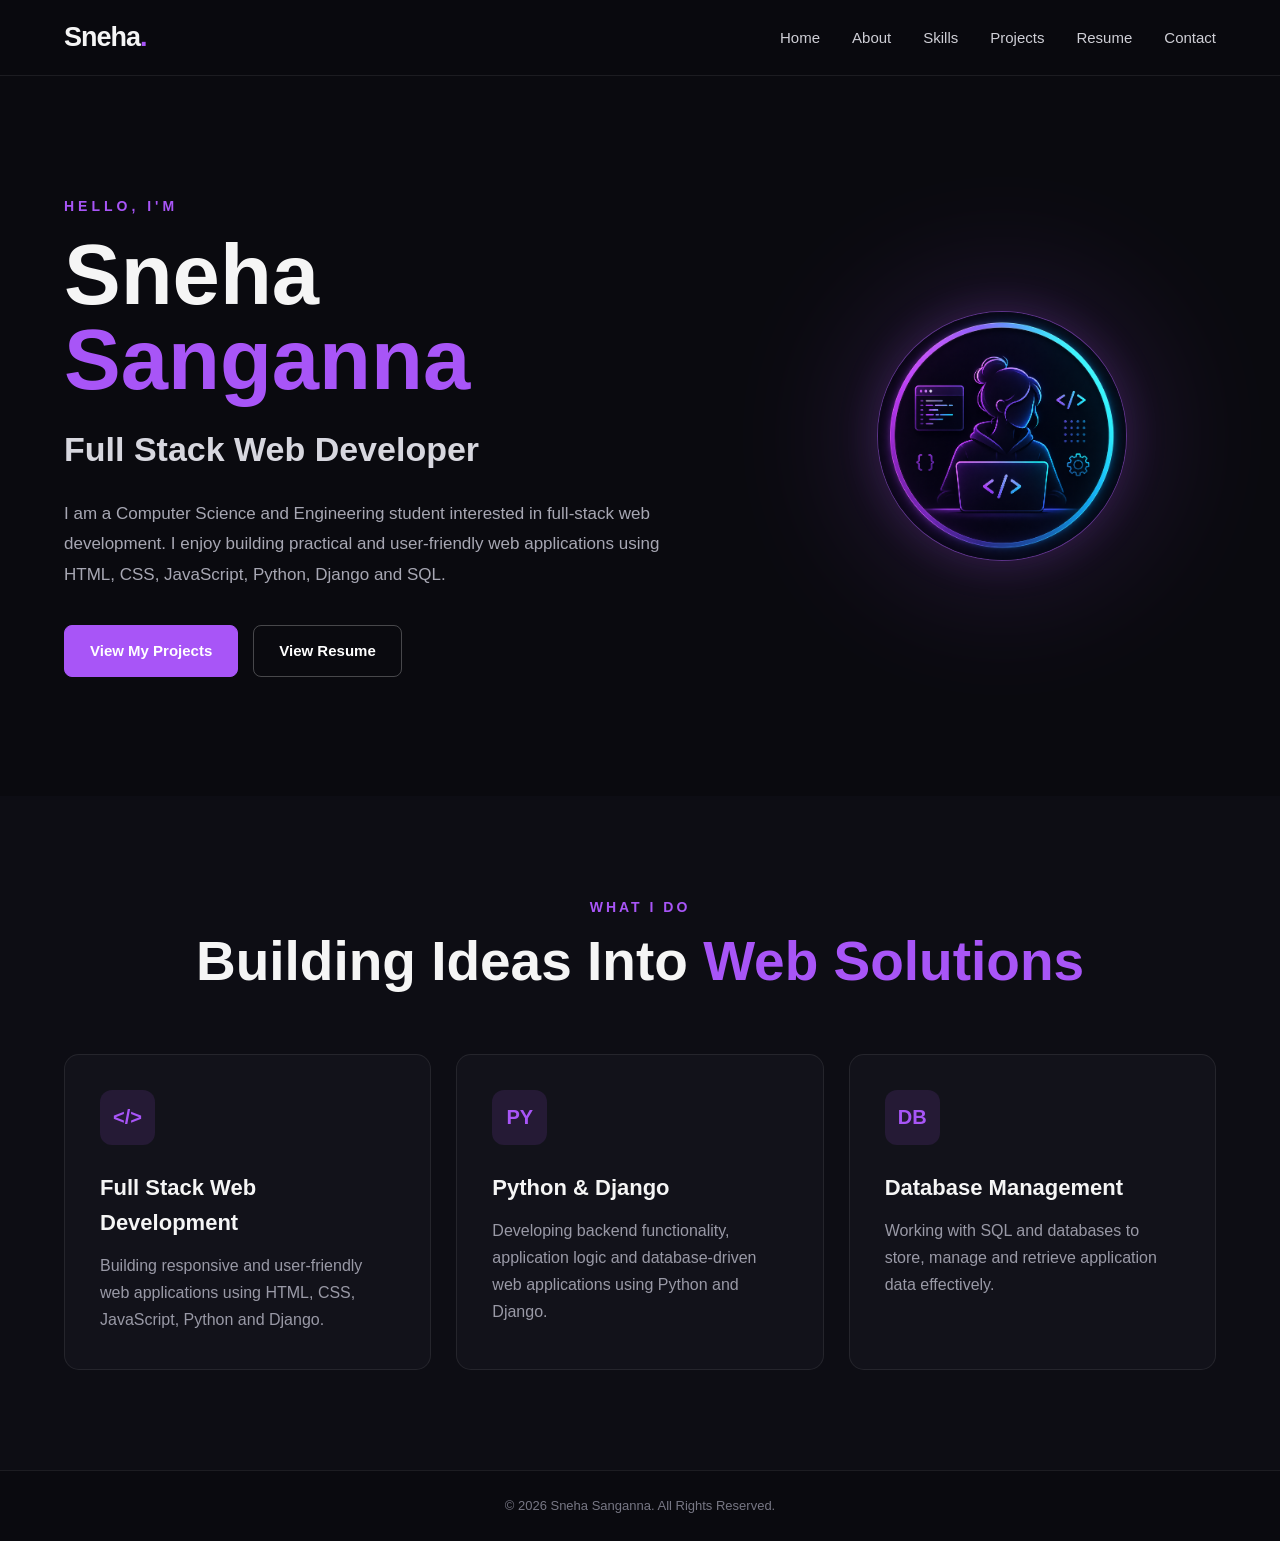
<file: index.html>
<!DOCTYPE html>
<html lang="en">

<head>

    <meta charset="UTF-8">

    <meta name="viewport"
          content="width=device-width, initial-scale=1.0">

    <meta name="description"
          content="Sneha Sanganna - Full Stack Web Developer specializing in Python and Django.">

    <meta name="author"
          content="Sneha Sanganna">

    <title>Home | Sneha Sanganna</title>

    <link rel="stylesheet"
          href="css/style.css">

</head>


<body>


<header class="header">

    <nav class="navbar">


        <a href="index.html"
           class="logo">

            Sneha<span>.</span>

        </a>


        <button class="menu-btn"
                id="menuBtn">

            ☰

        </button>


        <ul class="nav-links"
            id="navLinks">


            <li>
                <a href="index.html">
                    Home
                </a>
            </li>


            <li>
                <a href="about.html">
                    About
                </a>
            </li>


            <li>
                <a href="skills.html">
                    Skills
                </a>
            </li>


            <li>
                <a href="projects.html">
                    Projects
                </a>
            </li>


            <li>
                <a href="resume.html">
                    Resume
                </a>
            </li>


            <li>
                <a href="contact.html">
                    Contact
                </a>
            </li>


        </ul>


    </nav>

</header>



<main>


<!-- =========================
     HERO SECTION
========================= -->

<section class="hero">


    <div class="hero-container">


        <div class="hero-content">


            <p class="hero-small">
                HELLO, I'M
            </p>


            <h1>
                Sneha <span>Sanganna</span>
            </h1>


            <h2>
                Full Stack Web Developer
                
            </h2>


            <p class="hero-description">

                I am a Computer Science and Engineering student
                interested in full-stack web development. I enjoy
                building practical and user-friendly web applications
                using HTML, CSS, JavaScript, Python, Django and SQL.

            </p>


            <div class="hero-buttons">


                <a
                    href="projects.html"
                    class="btn primary-btn"
                >
                    View My Projects
                </a>


                <a
                    href="resume.html"
                    class="btn secondary-btn"
                >
                    View Resume
                </a>


            </div>


        </div>



        <!-- PROFILE -->

        <div class="hero-card">


            <div class="profile-card">


                <div class="profile-glow"></div>


                <div class="profile-circle">

                    <img
                        src="images/developer-icon.png"
                        alt="Developer Icon"
                    >

                </div>


            </div>


        </div>


    </div>


</section>



<!-- =========================
     WHAT I DO
========================= -->

<section class="home-about">


    <div class="container">


        <div class="section-title center-title">


            <p>
                WHAT I DO
            </p>


            <h2>

                Building Ideas Into
                <span>Web Solutions</span>

            </h2>


        </div>



        <div class="card-grid">


            <!-- WEB DEVELOPMENT -->

            <div class="card service-card">


                <div class="card-icon">
                    &lt;/&gt;
                </div>


                <h3>
                    Full Stack Web Development
                </h3>


                <p>

                    Building responsive and user-friendly
                    web applications using HTML, CSS,
                    JavaScript, Python and Django.

                </p>


            </div>



            <!-- PYTHON & DJANGO -->

            <div class="card service-card">


                <div class="card-icon">
                    PY
                </div>


                <h3>
                    Python &amp; Django
                </h3>


                <p>

                    Developing backend functionality,
                    application logic and database-driven
                    web applications using Python and Django.

                </p>


            </div>



            <!-- DATABASE -->

            <div class="card service-card">


                <div class="card-icon">
                    DB
                </div>


                <h3>
                    Database Management
                </h3>


                <p>

                    Working with SQL and databases to
                    store, manage and retrieve application
                    data effectively.

                </p>


            </div>


        </div>


    </div>


</section>


</main>



<footer class="footer">


    <p>
        © 2026 Sneha Sanganna. All Rights Reserved.
    </p>


</footer>



<script src="js/script.js"></script>


</body>

</html>
</file>
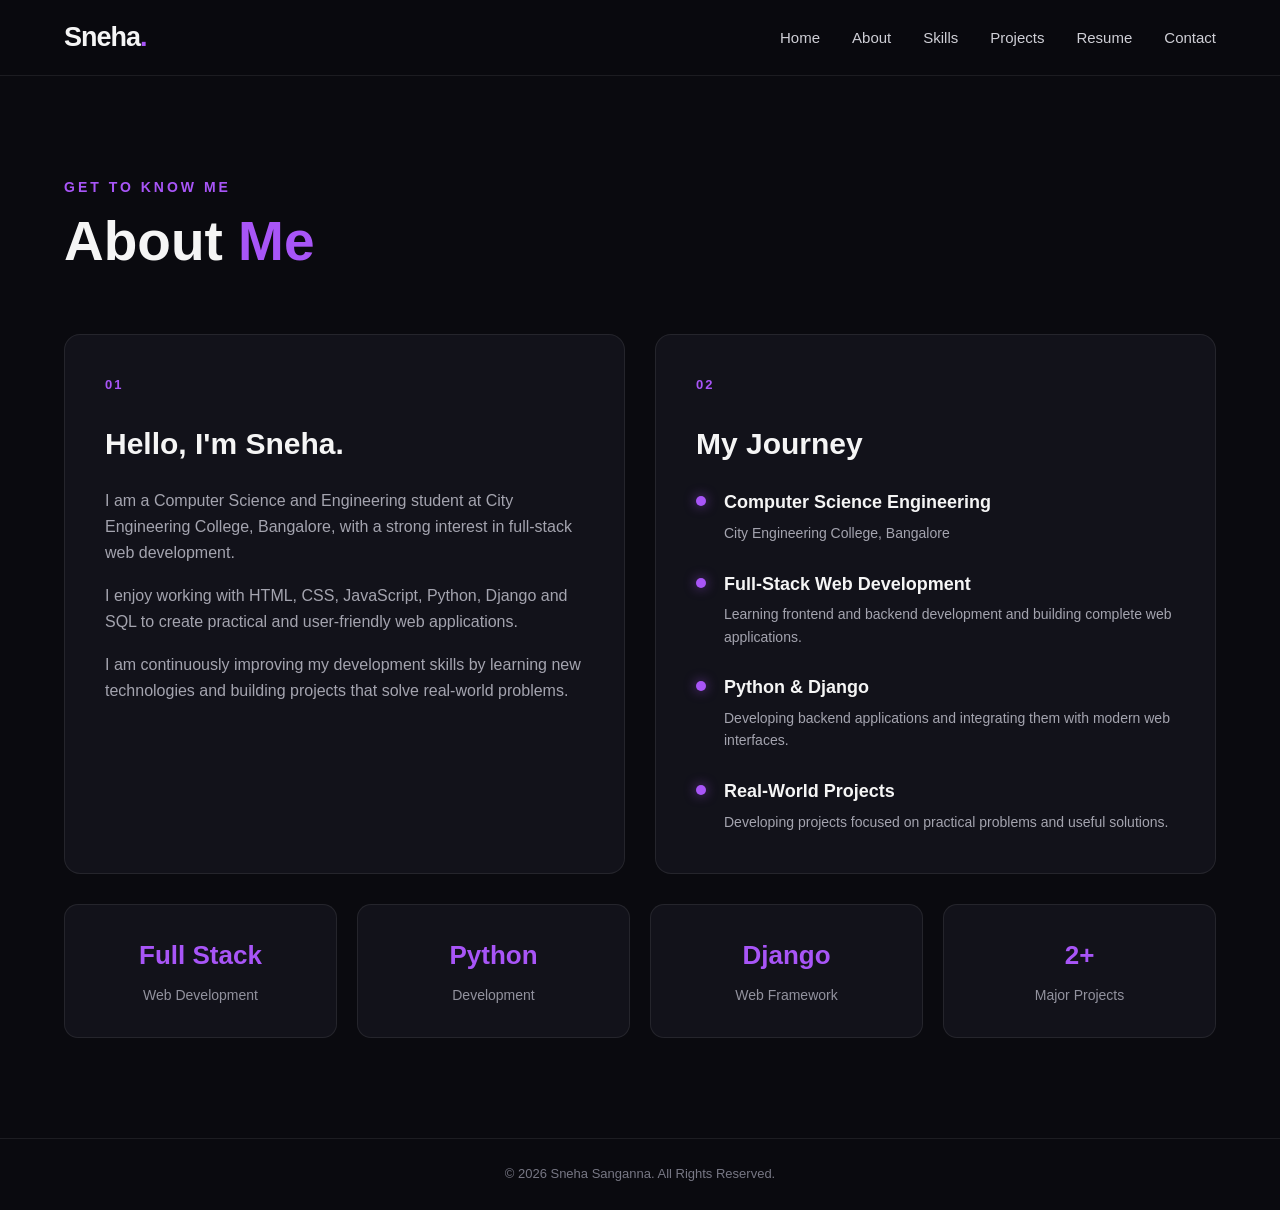
<file: about.html>
<!DOCTYPE html>

<html lang="en">
<head>
    <meta charset="UTF-8">
    <meta name="viewport" content="width=device-width, initial-scale=1.0">


<meta name="description"
      content="About Sneha Sanganna, a Computer Science Engineering student interested in full-stack web development.">

<title>About | Sneha Sanganna</title>

<link rel="stylesheet" href="css/style.css">


</head>

<body>

<header class="header">
    <nav class="navbar">


    <a href="index.html" class="logo">
        Sneha<span>.</span>
    </a>

    <button class="menu-btn" id="menuBtn">☰</button>

    <ul class="nav-links" id="navLinks">
        <li><a href="index.html">Home</a></li>
        <li><a href="about.html">About</a></li>
        <li><a href="skills.html">Skills</a></li>
        <li><a href="projects.html">Projects</a></li>
        <li><a href="resume.html">Resume</a></li>
        <li><a href="contact.html">Contact</a></li>
    </ul>

</nav>


</header>

<main>

<section class="page-section">


<div class="section-title">
    <p>GET TO KNOW ME</p>
    <h1>About <span>Me</span></h1>
</div>

<div class="about-grid">

    <div class="about-card about-intro">

        <div class="about-number">01</div>

        <h2>Hello, I'm Sneha.</h2>

        <p>
            I am a Computer Science and Engineering student at
            City Engineering College, Bangalore, with a strong
            interest in full-stack web development.
        </p>

        <p>
            I enjoy working with HTML, CSS, JavaScript, Python,
            Django and SQL to create practical and user-friendly
            web applications.
        </p>

        <p>
            I am continuously improving my development skills by
            learning new technologies and building projects that
            solve real-world problems.
        </p>

    </div>


    <div class="about-card">

        <div class="about-number">02</div>

        <h2>My Journey</h2>

        <div class="timeline">

            <div class="timeline-item">
                <span></span>

                <div>
                    <h3>Computer Science Engineering</h3>

                    <p>
                        City Engineering College, Bangalore
                    </p>
                </div>

            </div>


            <div class="timeline-item">
                <span></span>

                <div>
                    <h3>Full-Stack Web Development</h3>

                    <p>
                        Learning frontend and backend development
                        and building complete web applications.
                    </p>
                </div>

            </div>


            <div class="timeline-item">
                <span></span>

                <div>
                    <h3>Python & Django</h3>

                    <p>
                        Developing backend applications and
                        integrating them with modern web interfaces.
                    </p>
                </div>

            </div>


            <div class="timeline-item">
                <span></span>

                <div>
                    <h3>Real-World Projects</h3>

                    <p>
                        Developing projects focused on practical
                        problems and useful solutions.
                    </p>
                </div>

            </div>

        </div>

    </div>

</div>


<div class="stats-grid">

    <div class="stat-card">
        <strong>Full Stack</strong>
        <span>Web Development</span>
    </div>

    <div class="stat-card">
        <strong>Python</strong>
        <span>Development</span>
    </div>

    <div class="stat-card">
        <strong>Django</strong>
        <span>Web Framework</span>
    </div>

    <div class="stat-card">
        <strong>2+</strong>
        <span>Major Projects</span>
    </div>

</div>


</section>

</main>

<footer class="footer">
    <p>© 2026 Sneha Sanganna. All Rights Reserved.</p>
</footer>

<script src="js/script.js"></script>

</body>
</html>
</file>
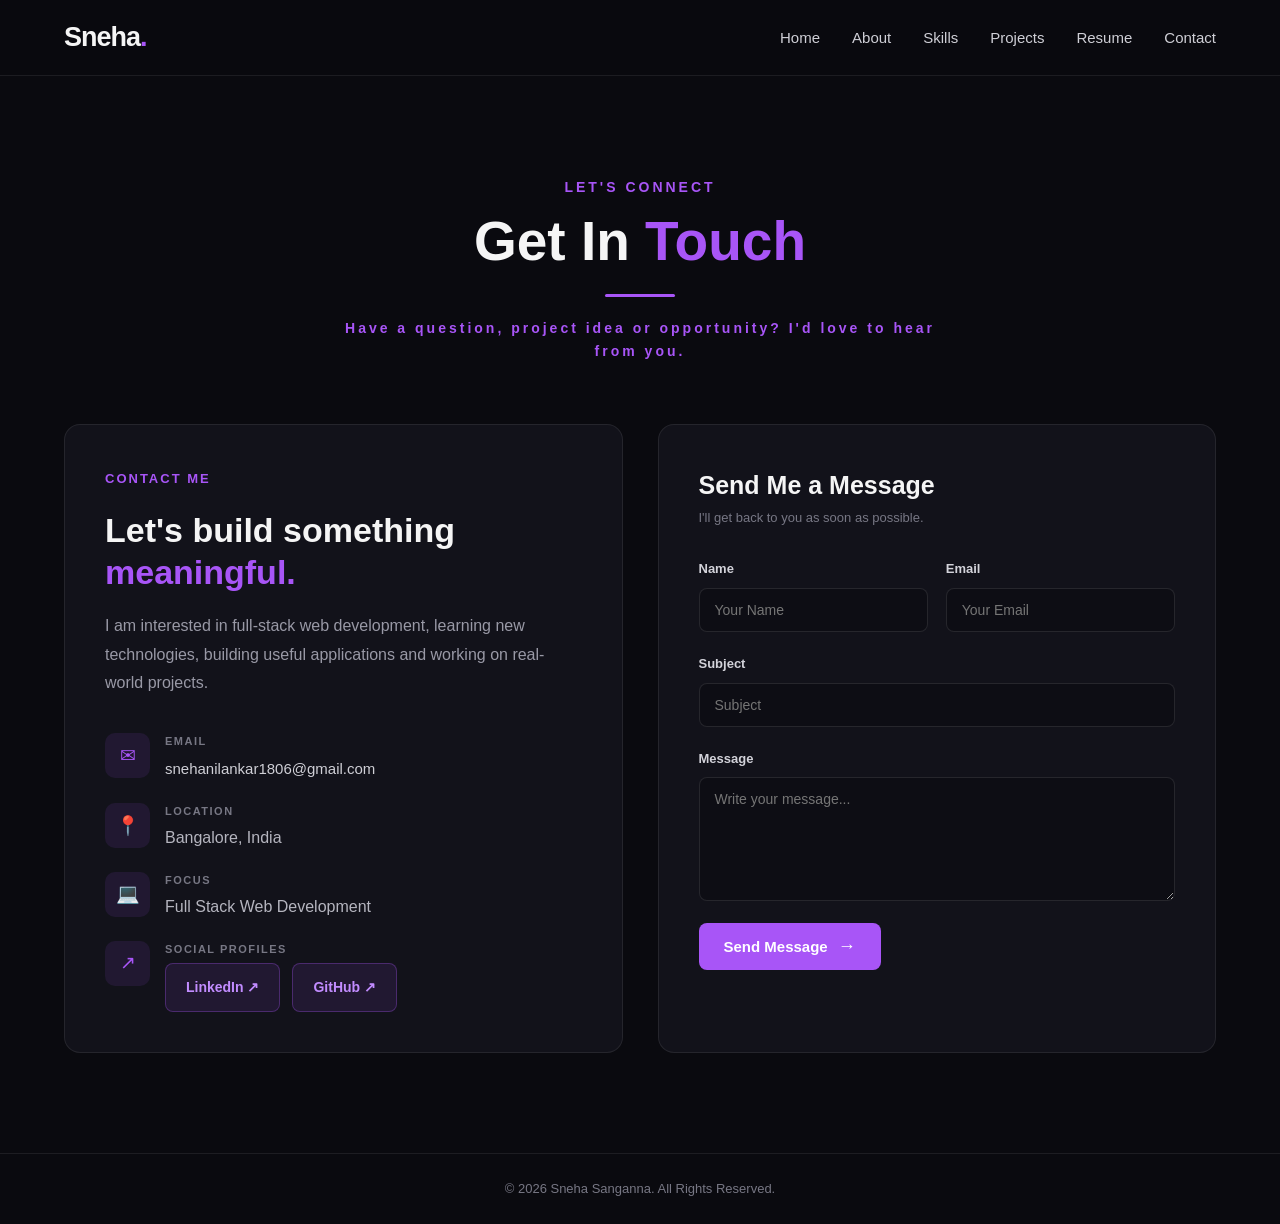
<file: contact.html>
<!DOCTYPE html>
<html lang="en">

<head>
    <meta charset="UTF-8">
    <meta name="viewport" content="width=device-width, initial-scale=1.0">

    <meta name="description"
          content="Contact Sneha Sanganna, Full Stack Web Developer specializing in Python and Django.">

    <meta name="author" content="Sneha Sanganna">

    <title>Contact | Sneha Sanganna</title>

    <link rel="stylesheet" href="css/style.css">
</head>

<body>

<header class="header">

    <nav class="navbar">

        <a href="index.html" class="logo">
            Sneha<span>.</span>
        </a>

        <button class="menu-btn" id="menuBtn">☰</button>

        <ul class="nav-links" id="navLinks">

            <li><a href="index.html">Home</a></li>
            <li><a href="about.html">About</a></li>
            <li><a href="skills.html">Skills</a></li>
            <li><a href="projects.html">Projects</a></li>
            <li><a href="resume.html">Resume</a></li>
            <li><a href="contact.html">Contact</a></li>

        </ul>

    </nav>

</header>


<main>

<section class="contact-page">


    <!-- PAGE TITLE -->

    <div class="section-title contact-title">

        <p>LET'S CONNECT</p>

        <h1>
            Get In <span>Touch</span>
        </h1>

        <div class="title-line"></div>

        <p class="title-description">
            Have a question, project idea or opportunity?
            I'd love to hear from you.
        </p>

    </div>


    <!-- CONTACT CONTENT -->

    <div class="contact-container">


        <!-- LEFT SIDE -->

        <div class="contact-info">

            <div class="contact-intro">

                <span class="contact-label">
                    CONTACT ME
                </span>

                <h2>
                    Let's build something
                    <span>meaningful.</span>
                </h2>

                <p>
                    I am interested in full-stack web development,
                    learning new technologies, building useful
                    applications and working on real-world projects.
                </p>

            </div>


            <div class="contact-details">


                <!-- EMAIL -->

                <div class="contact-detail">

                    <div class="contact-icon">
                        ✉
                    </div>

                    <div>

                        <small>EMAIL</small>

                        <a href="mailto:snehanilankar1806@gmail.com">
                            snehanilankar1806@gmail.com
                        </a>

                    </div>

                </div>


                <!-- LOCATION -->

                <div class="contact-detail">

                    <div class="contact-icon">
                        📍
                    </div>

                    <div>

                        <small>LOCATION</small>

                        <p>Bangalore, India</p>

                    </div>

                </div>


                <!-- FOCUS -->

                <div class="contact-detail">

                    <div class="contact-icon">
                        💻
                    </div>

                    <div>

                        <small>FOCUS</small>

                        <p>Full Stack Web Development</p>

                    </div>

                </div>


                <!-- SOCIAL PROFILES -->

                <div class="contact-detail">

                    <div class="contact-icon">
                        ↗
                    </div>

                    <div>

                        <small>SOCIAL PROFILES</small>

                        <div class="social-links">

                            <a
                                href="https://www.linkedin.com/in/sneha-sanganna-7a04a7356"
                                target="_blank"
                                rel="noopener noreferrer"
                            >
                                LinkedIn ↗
                            </a>

                            <a
                                href="https://github.com/Sneha-sanganna"
                                target="_blank"
                                rel="noopener noreferrer"
                            >
                                GitHub ↗
                            </a>

                        </div>

                    </div>

                </div>


            </div>

        </div>


        <!-- RIGHT SIDE: CONTACT FORM -->

        <div class="contact-form-card">

            <div class="form-header">

                

                <div>

                    <h2>Send Me a Message</h2>

                    <p>
                        I'll get back to you as soon as possible.
                    </p>

                </div>

            </div>


            <!-- FORMSPREE FORM -->

            <form
                class="contact-form"
                id="contactForm"
                action="https://formspree.io/f/xoeqvbjo"
                method="POST"
            >

                <div class="form-row">


                    <!-- NAME -->

                    <div class="form-group">

                        <label for="name">
                            Name
                        </label>

                        <input
                            type="text"
                            id="name"
                            name="name"
                            placeholder="Your Name"
                            required
                        >

                    </div>


                    <!-- EMAIL -->

                    <div class="form-group">

                        <label for="email">
                            Email
                        </label>

                        <input
                            type="email"
                            id="email"
                            name="email"
                            placeholder="Your Email"
                            required
                        >

                    </div>

                </div>


                <!-- SUBJECT -->

                <div class="form-group">

                    <label for="subject">
                        Subject
                    </label>

                    <input
                        type="text"
                        id="subject"
                        name="subject"
                        placeholder="Subject"
                        required
                    >

                </div>


                <!-- MESSAGE -->

                <div class="form-group">

                    <label for="message">
                        Message
                    </label>

                    <textarea
                        id="message"
                        name="message"
                        rows="6"
                        placeholder="Write your message..."
                        required
                    ></textarea>

                </div>


                <!-- SEND BUTTON -->

                <button
                    type="submit"
                    class="btn primary-btn send-btn"
                >
                    Send Message
                    <span>→</span>
                </button>


                <!-- SUCCESS MESSAGE -->

                <p
                    id="successMessage"
                    class="success-message"
                    style="display: none;"
                >
                    ✓ Message sent successfully!
                </p>

            </form>

        </div>

    </div>

</section>

</main>


<footer class="footer">

    <p>
        © 2026 Sneha Sanganna. All Rights Reserved.
    </p>

</footer>


<script src="js/script.js"></script>

</body>

</html>
</file>
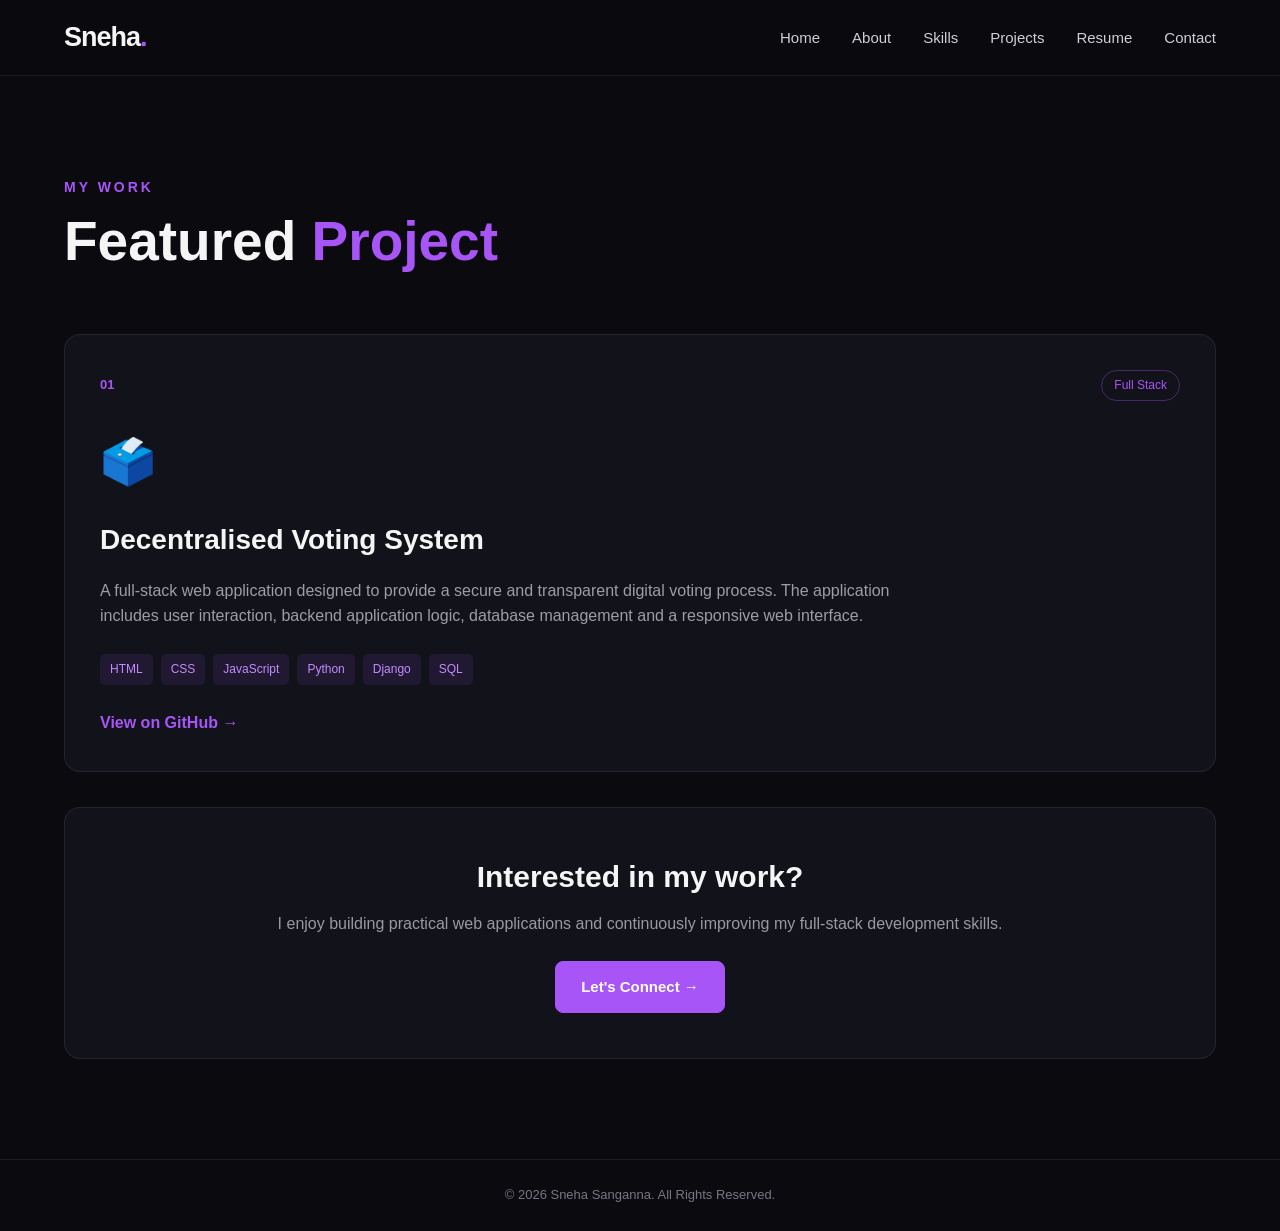
<file: projects.html>
<!DOCTYPE html>
<html lang="en">

<head>

    <meta charset="UTF-8">
    <meta name="viewport" content="width=device-width, initial-scale=1.0">

    <meta name="description"
          content="Projects by Sneha Sanganna including full-stack web development projects using HTML, CSS, JavaScript, Python, Django and SQL.">

    <meta name="author" content="Sneha Sanganna">

    <title>Projects | Sneha Sanganna</title>

    <link rel="stylesheet" href="css/style.css">

</head>


<body>


<header class="header">

    <nav class="navbar">

        <a href="index.html" class="logo">
            Sneha<span>.</span>
        </a>


        <button class="menu-btn" id="menuBtn">
            ☰
        </button>


        <ul class="nav-links" id="navLinks">

            <li>
                <a href="index.html">Home</a>
            </li>

            <li>
                <a href="about.html">About</a>
            </li>

            <li>
                <a href="skills.html">Skills</a>
            </li>

            <li>
                <a href="projects.html">Projects</a>
            </li>

            <li>
                <a href="resume.html">Resume</a>
            </li>

            <li>
                <a href="contact.html">Contact</a>
            </li>

        </ul>

    </nav>

</header>



<main>


<section class="page-section">


    <!-- PAGE TITLE -->

    <div class="section-title">

        <p>MY WORK</p>

        <h1>
            Featured <span>Project</span>
        </h1>

    </div>



    <div class="project-layout">


        <div class="project-grid">


            <!-- PROJECT 01 -->

            <div class="project-card">


                <div class="project-top">

                    <span class="project-number">
                        01
                    </span>

                    <span class="project-type">
                        Full Stack
                    </span>

                </div>



                <div class="project-icon">
                    🗳️
                </div>



                <h2>
                    Decentralised Voting System
                </h2>



                <p>

                    A full-stack web application designed to
                    provide a secure and transparent digital
                    voting process. The application includes
                    user interaction, backend application logic,
                    database management and a responsive web
                    interface.

                </p>



                <!-- TECHNOLOGIES -->

                <div class="tech-tags">

                    <span>HTML</span>

                    <span>CSS</span>

                    <span>JavaScript</span>

                    <span>Python</span>

                    <span>Django</span>

                    <span>SQL</span>

                </div>



                <!-- GITHUB -->

                <a
                    href="https://github.com/Sneha-sanganna/Decentralized_voting_system"
                    target="_blank"
                    rel="noopener noreferrer"
                    class="project-link"
                >
                    View on GitHub →
                </a>


            </div>


        </div>



        <!-- BOTTOM CTA -->

        <div class="project-bottom">

            <h2>
                Interested in my work?
            </h2>


            <p>

                I enjoy building practical web applications
                and continuously improving my full-stack
                development skills.

            </p>


            <a
                href="contact.html"
                class="btn primary-btn"
            >
                Let's Connect →
            </a>

        </div>


    </div>


</section>


</main>



<footer class="footer">

    <p>
        © 2026 Sneha Sanganna. All Rights Reserved.
    </p>

</footer>



<script src="js/script.js"></script>


</body>

</html>
</file>
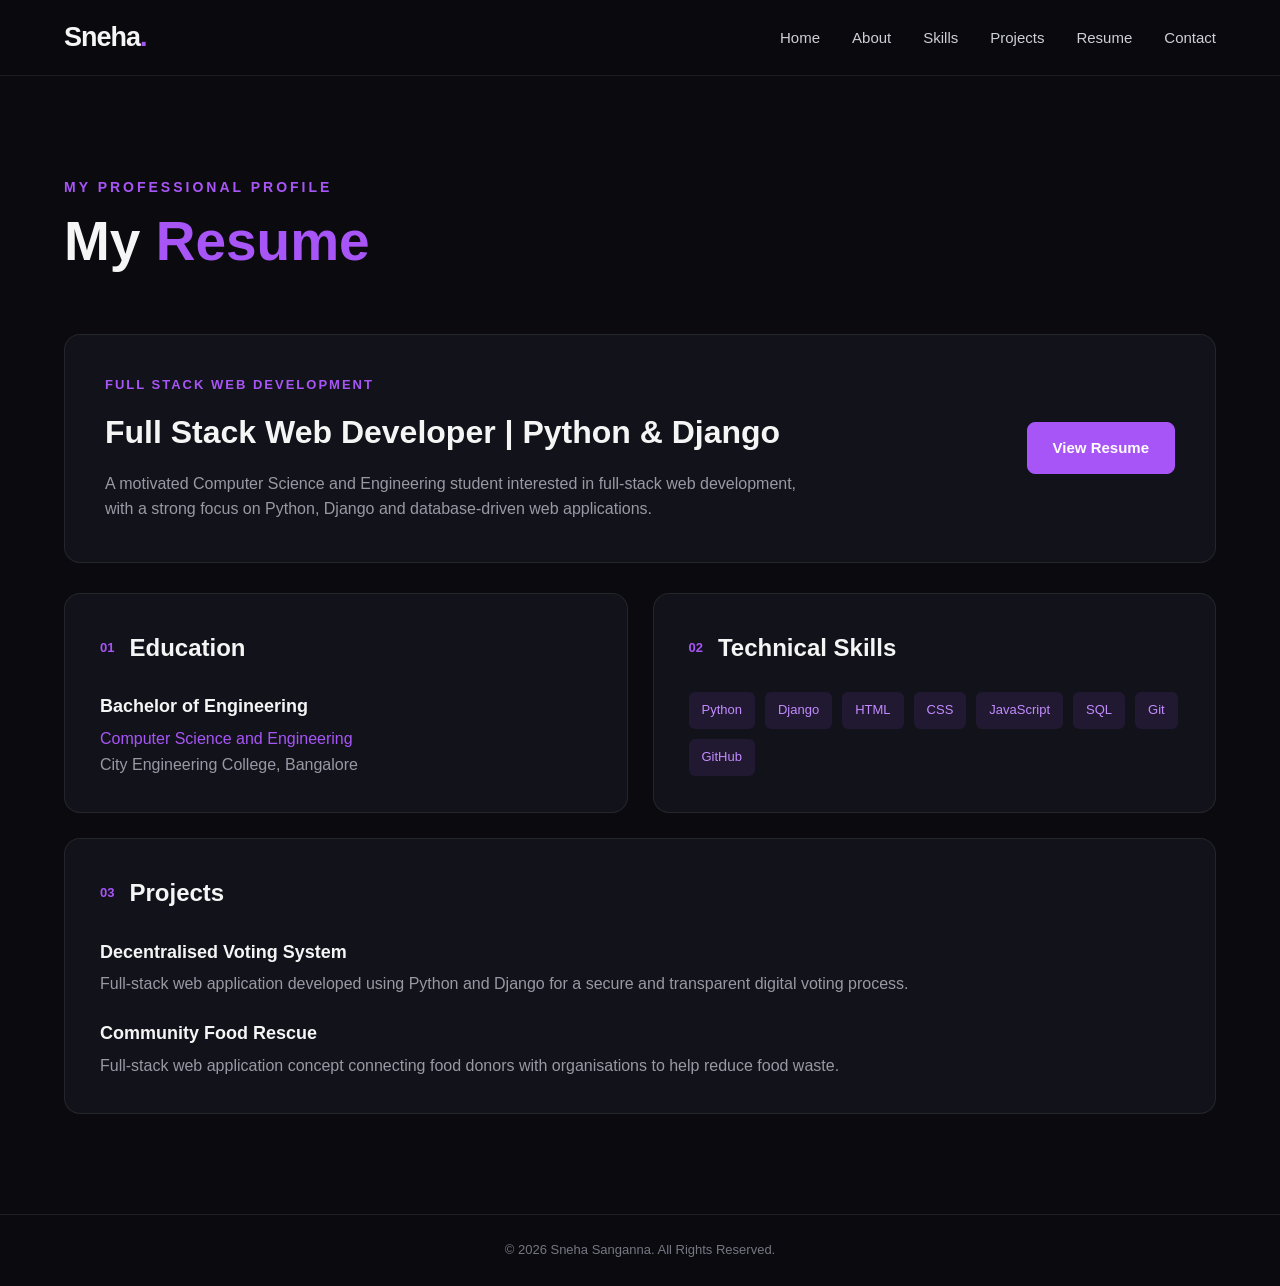
<file: resume.html>
<!DOCTYPE html>

<html lang="en">

<head>

    <meta charset="UTF-8">

    <meta name="viewport"
          content="width=device-width, initial-scale=1.0">

    <meta name="description"
          content="Resume of Sneha Sanganna, Full Stack Web Developer specializing in Python and Django.">

    <meta name="author"
          content="Sneha Sanganna">

    <title>Resume | Sneha Sanganna</title>

    <link rel="stylesheet"
          href="css/style.css">

</head>


<body>


<header class="header">

    <nav class="navbar">


        <a href="index.html"
           class="logo">

            Sneha<span>.</span>

        </a>


        <button class="menu-btn"
                id="menuBtn">

            ☰

        </button>


        <ul class="nav-links"
            id="navLinks">


            <li>
                <a href="index.html">
                    Home
                </a>
            </li>


            <li>
                <a href="about.html">
                    About
                </a>
            </li>


            <li>
                <a href="skills.html">
                    Skills
                </a>
            </li>


            <li>
                <a href="projects.html">
                    Projects
                </a>
            </li>


            <li>
                <a href="resume.html">
                    Resume
                </a>
            </li>


            <li>
                <a href="contact.html">
                    Contact
                </a>
            </li>


        </ul>


    </nav>

</header>



<main>


<section class="page-section">


    <!-- PAGE TITLE -->

    <div class="section-title">

        <p>
            MY PROFESSIONAL PROFILE
        </p>

        <h1>
            My <span>Resume</span>
        </h1>

    </div>



    <!-- RESUME INTRO -->

    <div class="resume-hero">


        <div>


            <p class="mini-title">
                FULL STACK WEB DEVELOPMENT
            </p>


            <h2>
                Full Stack Web Developer | Python & Django
            </h2>


            <p>

                A motivated Computer Science and Engineering
                student interested in full-stack web development,
                with a strong focus on Python, Django and
                database-driven web applications.

            </p>


        </div>



        <!-- RESUME FILE -->

        <a
            href="files/Sneha_Sanganna_Resume.pdf"
            class="btn primary-btn"
            target="_blank"
            rel="noopener noreferrer"
        >

            View Resume

        </a>


    </div>



    <!-- RESUME CONTENT -->

    <div class="resume-content">



        <!-- EDUCATION -->

        <div class="resume-card">


            <div class="resume-heading">

                <span>01</span>

                <h2>
                    Education
                </h2>

            </div>


            <div class="resume-item">


                <h3>
                    Bachelor of Engineering
                </h3>


                <p class="highlight">

                    Computer Science and Engineering

                </p>


                <p>

                    City Engineering College, Bangalore

                </p>


            </div>


        </div>



        <!-- TECHNICAL SKILLS -->

        <div class="resume-card">


            <div class="resume-heading">

                <span>02</span>

                <h2>
                    Technical Skills
                </h2>

            </div>


            <div class="resume-list">


                <span>
                    Python
                </span>


                <span>
                    Django
                </span>


                <span>
                    HTML
                </span>


                <span>
                    CSS
                </span>


                <span>
                    JavaScript
                </span>


                <span>
                    SQL
                </span>


                <span>
                    Git
                </span>


                <span>
                    GitHub
                </span>


            </div>


        </div>



        <!-- PROJECTS -->

        <div class="resume-card">


            <div class="resume-heading">

                <span>03</span>

                <h2>
                    Projects
                </h2>

            </div>



            <div class="resume-item">


                <h3>
                    Decentralised Voting System
                </h3>


                <p>

                    Full-stack web application developed using
                    Python and Django for a secure and transparent
                    digital voting process.

                </p>


            </div>



            <div class="resume-item">


                <h3>
                    Community Food Rescue
                </h3>


                <p>

                    Full-stack web application concept connecting
                    food donors with organisations to help reduce
                    food waste.

                </p>


            </div>


        </div>



    </div>


</section>


</main>



<footer class="footer">

    <p>
        © 2026 Sneha Sanganna. All Rights Reserved.
    </p>

</footer>



<script src="js/script.js"></script>


</body>

</html>
</file>
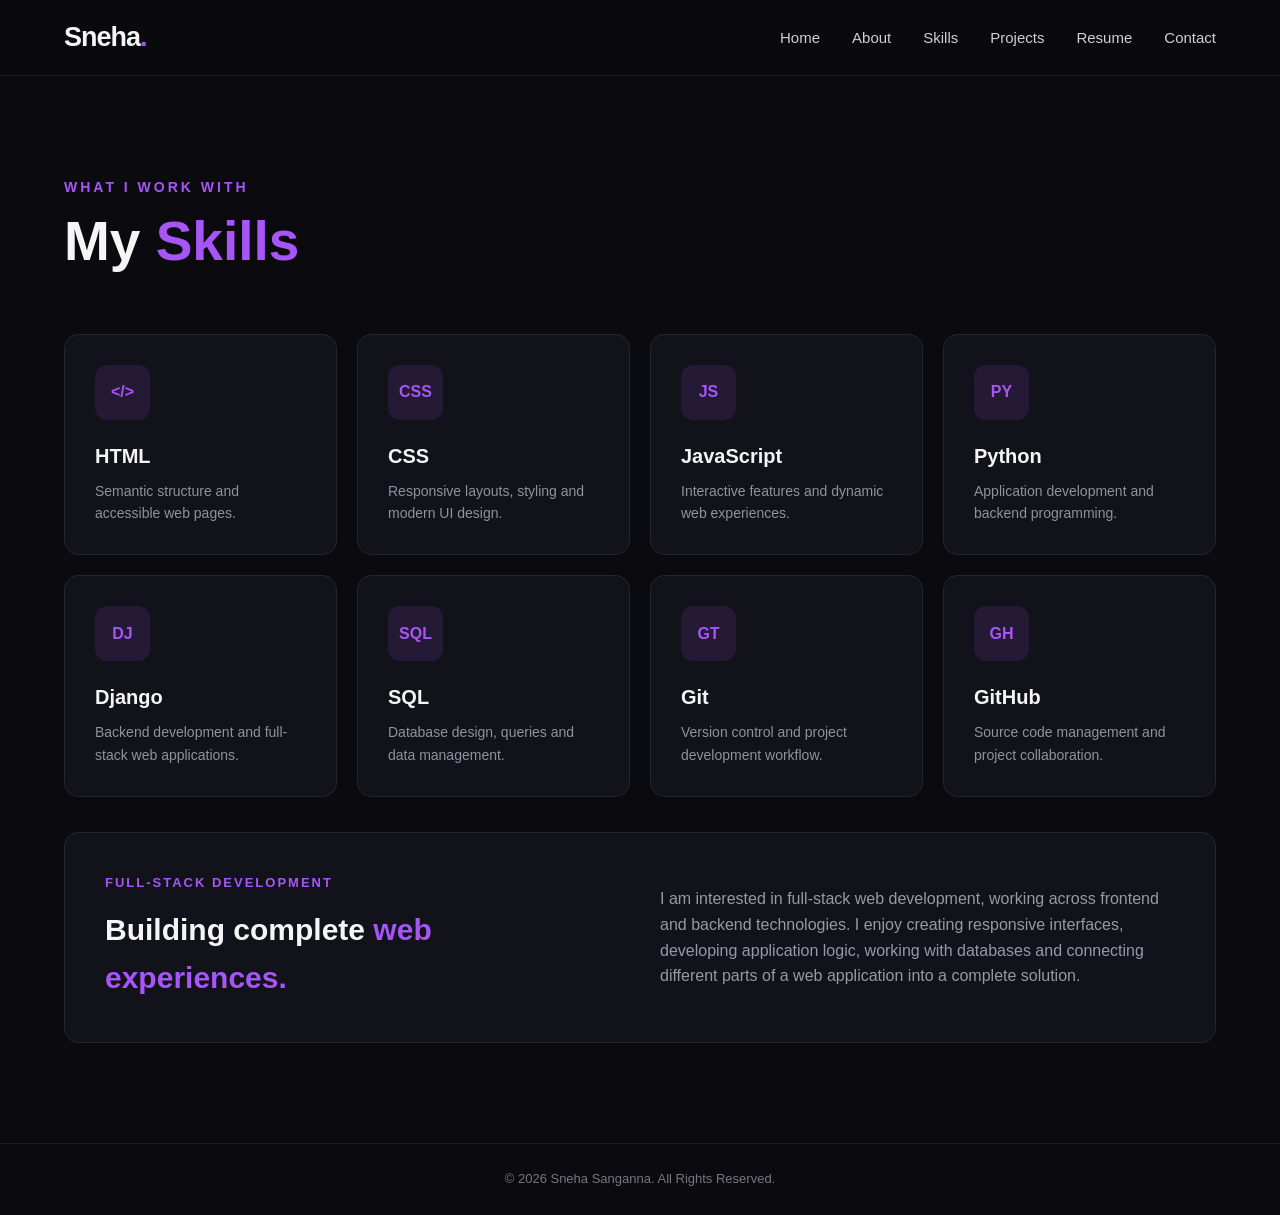
<file: skills.html>
<!DOCTYPE html>
<html lang="en">

<head>
    <meta charset="UTF-8">
    <meta name="viewport" content="width=device-width, initial-scale=1.0">

    <meta name="description"
          content="Technical skills of Sneha Sanganna including HTML, CSS, JavaScript, Python, Django, SQL, Git and GitHub.">

    <meta name="author" content="Sneha Sanganna">

    <title>Skills | Sneha Sanganna</title>

    <link rel="stylesheet" href="css/style.css">
</head>

<body>

<header class="header">

    <nav class="navbar">

        <a href="index.html" class="logo">
            Sneha<span>.</span>
        </a>

        <button class="menu-btn" id="menuBtn">☰</button>

        <ul class="nav-links" id="navLinks">

            <li><a href="index.html">Home</a></li>
            <li><a href="about.html">About</a></li>
            <li><a href="skills.html">Skills</a></li>
            <li><a href="projects.html">Projects</a></li>
            <li><a href="resume.html">Resume</a></li>
            <li><a href="contact.html">Contact</a></li>

        </ul>

    </nav>

</header>


<main>

<section class="page-section">

    <div class="section-title">

        <p>WHAT I WORK WITH</p>

        <h1>
            My <span>Skills</span>
        </h1>

    </div>


    <div class="skills-grid">


        <!-- HTML -->

        <div class="skill-card">

            <div class="skill-icon">
                &lt;/&gt;
            </div>

            <h3>HTML</h3>

            <p>
                Semantic structure and accessible web pages.
            </p>

        </div>


        <!-- CSS -->

        <div class="skill-card">

            <div class="skill-icon">
                CSS
            </div>

            <h3>CSS</h3>

            <p>
                Responsive layouts, styling and modern UI design.
            </p>

        </div>


        <!-- JAVASCRIPT -->

        <div class="skill-card">

            <div class="skill-icon">
                JS
            </div>

            <h3>JavaScript</h3>

            <p>
                Interactive features and dynamic web experiences.
            </p>

        </div>


        <!-- PYTHON -->

        <div class="skill-card">

            <div class="skill-icon">
                PY
            </div>

            <h3>Python</h3>

            <p>
                Application development and backend programming.
            </p>

        </div>


        <!-- DJANGO -->

        <div class="skill-card">

            <div class="skill-icon">
                DJ
            </div>

            <h3>Django</h3>

            <p>
                Backend development and full-stack web applications.
            </p>

        </div>


        <!-- SQL -->

        <div class="skill-card">

            <div class="skill-icon">
                SQL
            </div>

            <h3>SQL</h3>

            <p>
                Database design, queries and data management.
            </p>

        </div>


        <!-- GIT -->

        <div class="skill-card">

            <div class="skill-icon">
                GT
            </div>

            <h3>Git</h3>

            <p>
                Version control and project development workflow.
            </p>

        </div>


        <!-- GITHUB -->

        <div class="skill-card">

            <div class="skill-icon">
                GH
            </div>

            <h3>GitHub</h3>

            <p>
                Source code management and project collaboration.
            </p>

        </div>


    </div>


    <div class="learning-section">

        <div>

            <p class="mini-title">
                FULL-STACK DEVELOPMENT
            </p>

            <h2>
                Building complete
                <span>web experiences.</span>
            </h2>

        </div>


        <p>

            I am interested in full-stack web development,
            working across frontend and backend technologies.
            I enjoy creating responsive interfaces, developing
            application logic, working with databases and
            connecting different parts of a web application
            into a complete solution.

        </p>

    </div>

</section>

</main>


<footer class="footer">

    <p>
        © 2026 Sneha Sanganna. All Rights Reserved.
    </p>

</footer>


<script src="js/script.js"></script>

</body>

</html>
</file>
<file: css/style.css>
/* =========================================================
   SNEHA SANGANNA PORTFOLIO
   FINAL MAIN STYLESHEET
   ========================================================= */

* {
    margin: 0;
    padding: 0;
    box-sizing: border-box;
}

html {
    scroll-behavior: smooth;
}

body {
    font-family: "Segoe UI", Arial, sans-serif;
    background: #0a0a0f;
    color: #f5f5f5;
    line-height: 1.6;
}

a {
    text-decoration: none;
    color: inherit;
}

ul {
    list-style: none;
}

img {
    max-width: 100%;
    display: block;
}


/* =========================================================
   COMMON
   ========================================================= */

.container {
    width: 90%;
    max-width: 1200px;
    margin: 0 auto;
}

.page-section {
    width: 90%;
    max-width: 1200px;
    margin: 0 auto;
    padding: 100px 0;
    min-height: calc(100vh - 150px);
}

.section-title {
    margin-bottom: 60px;
}

.section-title > p {
    color: #a855f7;
    font-size: 14px;
    font-weight: 700;
    letter-spacing: 3px;
    margin-bottom: 12px;
}

.section-title h1,
.section-title h2 {
    font-size: clamp(32px, 5vw, 55px);
    line-height: 1.15;
}

.section-title h1 span,
.section-title h2 span {
    color: #a855f7;
}

.center-title {
    text-align: center;
}


/* =========================================================
   HEADER / NAVBAR
   ========================================================= */

.header {
    width: 100%;
    background: rgba(10, 10, 15, 0.95);
    border-bottom: 1px solid rgba(255, 255, 255, 0.08);

    position: sticky;
    top: 0;
    z-index: 1000;

    backdrop-filter: blur(15px);
}

.navbar {
    width: 90%;
    max-width: 1200px;
    height: 75px;
    margin: 0 auto;

    display: flex;
    align-items: center;
    justify-content: space-between;
}

.logo {
    font-size: 27px;
    font-weight: 800;
    letter-spacing: -1px;
}

.logo span {
    color: #a855f7;
}

.nav-links {
    display: flex;
    align-items: center;
    gap: 32px;
}

.nav-links a {
    color: #cfcfd6;
    font-size: 15px;
    font-weight: 500;
    transition: 0.3s ease;
}

.nav-links a:hover {
    color: #a855f7;
}

.menu-btn {
    display: none;
    background: transparent;
    border: none;
    color: #fff;
    font-size: 28px;
    cursor: pointer;
}


/* =========================================================
   HERO
   ========================================================= */

.hero {
    min-height: 720px;
    display: flex;
    align-items: center;
    padding: 80px 0;
}

.hero-container {
    width: 90%;
    max-width: 1200px;
    margin: auto;

    display: grid;
    grid-template-columns: 1.2fr 0.8fr;
    align-items: center;
    gap: 80px;
}

.hero-small {
    color: #a855f7;
    font-size: 14px;
    font-weight: 700;
    letter-spacing: 4px;
    margin-bottom: 15px;
}

.hero-content h1 {
    font-size: clamp(48px, 7vw, 85px);
    line-height: 1;
    margin-bottom: 20px;
}

.hero-content h1 span {
    color: #a855f7;
}

.hero-content h2 {
    font-size: clamp(22px, 3vw, 34px);
    color: #d7d7df;
    margin-bottom: 22px;
}

.hero-description {
    max-width: 650px;
    color: #a7a7b3;
    font-size: 17px;
    line-height: 1.8;
    margin-bottom: 35px;
}

.hero-buttons {
    display: flex;
    gap: 15px;
    flex-wrap: wrap;
}


/* =========================================================
   BUTTONS
   ========================================================= */

.btn {
    display: inline-flex;
    align-items: center;
    justify-content: center;

    padding: 13px 25px;

    border-radius: 8px;

    font-weight: 600;
    font-size: 15px;

    transition: 0.3s ease;
    cursor: pointer;
}

.primary-btn {
    background: #a855f7;
    color: #fff;
    border: 1px solid #a855f7;
}

.primary-btn:hover {
    background: #9333ea;
    border-color: #9333ea;
    transform: translateY(-2px);
}

.secondary-btn {
    background: transparent;
    color: #fff;
    border: 1px solid rgba(255, 255, 255, 0.25);
}

.secondary-btn:hover {
    border-color: #a855f7;
    color: #a855f7;
    transform: translateY(-2px);
}


/* =========================================================
   PROFILE CARD
   ========================================================= */

.hero-card {
    display: flex;
    justify-content: center;
    align-items: center;
}

.profile-card {
    position: relative;

    width: 330px;
    height: 330px;

    display: flex;
    justify-content: center;
    align-items: center;
}

.profile-glow {
    position: absolute;

    width: 280px;
    height: 280px;

    background: #a855f7;
    opacity: 0.18;

    filter: blur(70px);
    border-radius: 50%;
}

.profile-circle {
    width: 250px;
    height: 250px;

    border-radius: 50%;

    display: flex;
    align-items: center;
    justify-content: center;

    background: #12121a;

    border: 1px solid rgba(168, 85, 247, 0.5);

    box-shadow:
        0 0 40px rgba(168, 85, 247, 0.2),
        inset 0 0 30px rgba(168, 85, 247, 0.05);

    position: relative;
    z-index: 2;

    overflow: hidden;
}

.profile-circle img {
    width: 250px;
    height: 250px;
    object-fit: contain;
}


/* =========================================================
   HOME ABOUT / SERVICES
   ========================================================= */

.home-about {
    padding: 100px 0;
    background: #0d0d14;
}

.card-grid {
    display: grid;
    grid-template-columns: repeat(3, 1fr);
    gap: 25px;
}

.card {
    background: #12121a;

    border: 1px solid rgba(255, 255, 255, 0.08);

    border-radius: 15px;

    padding: 35px;

    transition: 0.3s ease;
}

.card:hover {
    transform: translateY(-7px);

    border-color: rgba(168, 85, 247, 0.5);

    box-shadow: 0 15px 40px rgba(0, 0, 0, 0.25);
}

.service-card {
    min-height: 260px;
}

.card-icon {
    width: 55px;
    height: 55px;

    border-radius: 12px;

    background: rgba(168, 85, 247, 0.12);
    color: #a855f7;

    display: flex;
    align-items: center;
    justify-content: center;

    font-size: 20px;
    font-weight: 800;

    margin-bottom: 25px;
}

.service-card h3 {
    font-size: 22px;
    margin-bottom: 12px;
}

.service-card p {
    color: #9999a6;
    line-height: 1.7;
}


/* =========================================================
   ABOUT PAGE
   ========================================================= */

.about-grid {
    display: grid;
    grid-template-columns: 1fr 1fr;
    gap: 30px;
}

.about-card {
    background: #12121a;

    border: 1px solid rgba(255, 255, 255, 0.08);

    border-radius: 16px;

    padding: 40px;
}

.about-number {
    color: #a855f7;

    font-size: 13px;
    font-weight: 700;

    letter-spacing: 2px;

    margin-bottom: 25px;
}

.about-card h2 {
    font-size: 30px;
    margin-bottom: 20px;
}

.about-card p {
    color: #a4a4af;
    margin-bottom: 18px;
}

.timeline {
    display: flex;
    flex-direction: column;
    gap: 25px;
}

.timeline-item {
    display: flex;
    gap: 18px;
}

.timeline-item > span {
    width: 10px;
    height: 10px;

    background: #a855f7;

    border-radius: 50%;

    margin-top: 8px;

    flex-shrink: 0;

    box-shadow: 0 0 12px rgba(168, 85, 247, 0.6);
}

.timeline-item h3 {
    font-size: 18px;
    margin-bottom: 5px;
}

.timeline-item p {
    margin: 0;
    font-size: 14px;
}

.stats-grid {
    display: grid;
    grid-template-columns: repeat(4, 1fr);

    gap: 20px;

    margin-top: 30px;
}

.stat-card {
    background: #12121a;

    border: 1px solid rgba(255, 255, 255, 0.08);

    border-radius: 14px;

    padding: 30px;

    text-align: center;
}

.stat-card strong {
    display: block;

    font-size: 26px;

    color: #a855f7;

    margin-bottom: 5px;
}

.stat-card span {
    color: #92929e;
    font-size: 14px;
}


/* =========================================================
   SKILLS PAGE
   ========================================================= */

.skills-grid {
    display: grid;
    grid-template-columns: repeat(4, 1fr);
    gap: 20px;
}

.skill-card {
    background: #12121a;

    border: 1px solid rgba(255, 255, 255, 0.08);

    border-radius: 15px;

    padding: 30px;

    transition: 0.3s ease;
}

.skill-card:hover {
    transform: translateY(-5px);

    border-color: rgba(168, 85, 247, 0.5);
}

.skill-icon {
    width: 55px;
    height: 55px;

    border-radius: 12px;

    background: rgba(168, 85, 247, 0.12);

    color: #a855f7;

    display: flex;
    align-items: center;
    justify-content: center;

    font-weight: 800;

    margin-bottom: 20px;
}

.skill-card h3 {
    font-size: 20px;
    margin-bottom: 8px;
}

.skill-card p {
    color: #92929e;
    font-size: 14px;
}

.learning-section {
    margin-top: 35px;

    padding: 40px;

    background: #12121a;

    border: 1px solid rgba(255, 255, 255, 0.08);

    border-radius: 15px;

    display: grid;

    grid-template-columns: 1fr 1fr;

    gap: 40px;

    align-items: center;
}

.mini-title {
    color: #a855f7;

    font-size: 13px;
    font-weight: 700;

    letter-spacing: 2px;

    margin-bottom: 12px;
}

.learning-section h2 {
    font-size: 30px;
}

.learning-section h2 span {
    color: #a855f7;
}

.learning-section > p {
    color: #9999a6;
}


/* =========================================================
   PROJECTS
   ========================================================= */

.project-layout {
    display: flex;
    flex-direction: column;
    gap: 35px;
}

.project-grid {
    display: grid;

    grid-template-columns: 1fr;

    gap: 25px;
}

.project-card {
    background: #12121a;

    border: 1px solid rgba(255, 255, 255, 0.08);

    border-radius: 16px;

    padding: 35px;

    transition: 0.3s ease;
}

.project-card:hover {
    border-color: rgba(168, 85, 247, 0.5);

    transform: translateY(-5px);
}

.project-top {
    display: flex;

    justify-content: space-between;

    align-items: center;

    margin-bottom: 25px;
}

.project-number {
    color: #a855f7;

    font-size: 13px;
    font-weight: 700;
}

.project-type {
    border: 1px solid rgba(168, 85, 247, 0.35);

    color: #a855f7;

    border-radius: 20px;

    padding: 5px 12px;

    font-size: 12px;
}

.project-icon {
    font-size: 45px;
    margin-bottom: 20px;
}

.project-card h2 {
    font-size: 28px;
    margin-bottom: 15px;
}

.project-card > p {
    color: #9d9da8;

    max-width: 800px;

    margin-bottom: 25px;
}

.tech-tags {
    display: flex;

    flex-wrap: wrap;

    gap: 8px;

    margin-bottom: 25px;
}

.tech-tags span {
    background: rgba(168, 85, 247, 0.1);

    color: #c28cff;

    border-radius: 5px;

    padding: 6px 10px;

    font-size: 12px;
}

.project-link {
    color: #a855f7;

    font-weight: 600;

    transition: 0.3s ease;
}

.project-link:hover {
    color: #c084fc;
}

.project-bottom {
    padding: 45px;

    text-align: center;

    background: #12121a;

    border: 1px solid rgba(255, 255, 255, 0.08);

    border-radius: 16px;
}

.project-bottom h2 {
    font-size: 30px;
    margin-bottom: 10px;
}

.project-bottom p {
    color: #9999a6;
    margin-bottom: 25px;
}


/* =========================================================
   RESUME
   ========================================================= */

.resume-hero {
    background: #12121a;

    border: 1px solid rgba(255, 255, 255, 0.08);

    border-radius: 16px;

    padding: 40px;

    display: flex;

    justify-content: space-between;

    align-items: center;

    gap: 30px;

    margin-bottom: 30px;
}

.resume-hero h2 {
    font-size: 32px;
    margin-bottom: 12px;
}

.resume-hero p:not(.mini-title) {
    color: #9999a6;
    max-width: 700px;
}

.resume-content {
    display: grid;

    grid-template-columns: repeat(2, 1fr);

    gap: 25px;
}

.resume-card {
    background: #12121a;

    border: 1px solid rgba(255, 255, 255, 0.08);

    border-radius: 16px;

    padding: 35px;
}

.resume-card:last-child {
    grid-column: 1 / -1;
}

.resume-heading {
    display: flex;

    align-items: center;

    gap: 15px;

    margin-bottom: 25px;
}

.resume-heading span {
    color: #a855f7;

    font-weight: 700;

    font-size: 13px;
}

.resume-heading h2 {
    font-size: 24px;
}

.resume-item {
    margin-bottom: 22px;
}

.resume-item:last-child {
    margin-bottom: 0;
}

.resume-item h3 {
    font-size: 18px;
    margin-bottom: 5px;
}

.resume-item p {
    color: #9999a6;
}

.resume-item .highlight {
    color: #a855f7;
}

.resume-list {
    display: flex;

    flex-wrap: wrap;

    gap: 10px;
}

.resume-list span {
    padding: 8px 13px;

    background: rgba(168, 85, 247, 0.1);

    border-radius: 6px;

    color: #c28cff;

    font-size: 13px;
}


/* =========================================================
   CONTACT PAGE
   ========================================================= */

.contact-page {
    width: 90%;
    max-width: 1200px;

    margin: 0 auto;

    padding: 100px 0;
}

.contact-title {
    text-align: center;

    margin-bottom: 60px;
}

.contact-title > p:first-child {
    color: #a855f7;

    font-size: 14px;

    font-weight: 700;

    letter-spacing: 3px;

    margin-bottom: 12px;
}

.contact-title h1 {
    font-size: clamp(38px, 5vw, 55px);

    line-height: 1.15;

    margin: 0;
}

.contact-title h1 span {
    color: #a855f7;
}

.title-line {
    width: 70px;
    height: 3px;

    background: #a855f7;

    margin: 20px auto;

    border-radius: 5px;
}

.title-description {
    color: #9999a6;

    max-width: 600px;

    margin: 0 auto;

    line-height: 1.7;
}


/* =========================================================
   CONTACT CONTAINER
   ========================================================= */

.contact-container {
    display: grid;

    grid-template-columns: 1fr 1fr;

    gap: 35px;

    align-items: stretch;
}


/* =========================================================
   CONTACT INFORMATION
   ========================================================= */

.contact-info {
    background: #12121a;

    border: 1px solid rgba(255, 255, 255, 0.08);

    border-radius: 16px;

    padding: 40px;
}

.contact-intro {
    margin-bottom: 35px;
}

.contact-label {
    display: inline-block;

    color: #a855f7;

    font-size: 13px;

    font-weight: 700;

    letter-spacing: 2px;
}

.contact-intro h2 {
    font-size: 34px;

    line-height: 1.25;

    margin: 18px 0;
}

.contact-intro h2 span {
    color: #a855f7;
}

.contact-intro p {
    color: #9999a6;

    line-height: 1.8;

    margin: 0;
}


/* =========================================================
   CONTACT DETAILS
   ========================================================= */

.contact-details {
    display: flex;

    flex-direction: column;

    gap: 22px;
}

.contact-detail {
    display: flex;

    align-items: flex-start;

    gap: 15px;
}

.contact-icon {
    width: 45px;
    height: 45px;

    min-width: 45px;

    border-radius: 10px;

    background: rgba(168, 85, 247, 0.1);

    color: #a855f7;

    display: flex;

    align-items: center;

    justify-content: center;

    font-size: 19px;
}

.contact-detail small {
    display: block;

    color: #777784;

    font-size: 11px;

    font-weight: 700;

    letter-spacing: 1.5px;

    margin-bottom: 5px;
}

.contact-detail a {
    color: #cfcfd6;

    font-size: 15px;

    transition: 0.3s ease;
}

.contact-detail a:hover {
    color: #a855f7;
}

.contact-detail p {
    color: #b5b5bf;

    margin: 0;

    line-height: 1.5;
}


/* =========================================================
   RIGHT SOCIAL PROFILE CARD
   ========================================================= */

.contact-right {
    height: 100%;
}

.social-card {
    height: 100%;

    background: #12121a;

    border: 1px solid rgba(255, 255, 255, 0.08);

    border-radius: 16px;

    padding: 40px;

    display: flex;

    flex-direction: column;

    justify-content: center;

    box-sizing: border-box;
}

.social-card h2 {
    font-size: 34px;

    line-height: 1.25;

    margin: 15px 0;
}

.social-card h2 span {
    color: #a855f7;
}

.social-card p {
    color: #9999a6;

    line-height: 1.8;

    margin-bottom: 28px;
}


/* =========================================================
   SOCIAL LINKS
   ========================================================= */

.social-links {
    display: flex;

    gap: 12px;

    flex-wrap: wrap;
}

.social-links a {
    display: inline-flex;

    align-items: center;

    justify-content: center;

    padding: 12px 20px;

    background: rgba(168, 85, 247, 0.1);

    border: 1px solid rgba(168, 85, 247, 0.3);

    border-radius: 8px;

    color: #c28cff;

    font-size: 14px;

    font-weight: 600;

    transition: 0.3s ease;
}

.social-links a:hover {
    background: #a855f7;

    border-color: #a855f7;

    color: #fff;

    transform: translateY(-3px);
}


/* =========================================================
   CONTACT FORM
   ========================================================= */

.contact-form-card {
    background: #12121a;

    border: 1px solid rgba(255, 255, 255, 0.08);

    border-radius: 16px;

    padding: 40px;
}

.form-header {
    display: flex;

    gap: 15px;

    margin-bottom: 30px;
}

.form-header > span {
    color: #a855f7;

    font-size: 13px;

    font-weight: 700;
}

.form-header h2 {
    font-size: 25px;

    margin-bottom: 3px;
}

.form-header p {
    color: #777784;

    font-size: 13px;
}

.contact-form {
    display: flex;

    flex-direction: column;

    gap: 22px;
}

.form-row {
    display: grid;

    grid-template-columns: 1fr 1fr;

    gap: 18px;
}

.form-group {
    display: flex;

    flex-direction: column;

    gap: 8px;
}

.form-group label {
    color: #d3d3da;

    font-size: 13px;

    font-weight: 600;
}

.form-group input,
.form-group textarea {
    width: 100%;

    border: 1px solid rgba(255, 255, 255, 0.1);

    background: #0d0d14;

    color: #fff;

    border-radius: 8px;

    padding: 13px 15px;

    outline: none;

    font-family: inherit;

    font-size: 14px;

    transition: 0.3s ease;
}

.form-group input:focus,
.form-group textarea:focus {
    border-color: #a855f7;
}

.form-group textarea {
    resize: vertical;
}

.send-btn {
    border: none;

    width: fit-content;
}

.send-btn span {
    margin-left: 10px;

    font-size: 18px;
}


/* =========================================================
   FOOTER
   ========================================================= */

.footer {
    border-top: 1px solid rgba(255, 255, 255, 0.08);

    padding: 25px 20px;

    text-align: center;

    color: #777784;

    font-size: 13px;
}


/* =========================================================
   RESPONSIVE - 1000px
   ========================================================= */

@media (max-width: 1000px) {

    .hero-container {
        grid-template-columns: 1fr;

        text-align: center;
    }

    .hero-description {
        margin-left: auto;

        margin-right: auto;
    }

    .hero-buttons {
        justify-content: center;
    }

    .hero-card {
        margin-top: 20px;
    }

    .skills-grid {
        grid-template-columns: repeat(2, 1fr);
    }

    .stats-grid {
        grid-template-columns: repeat(2, 1fr);
    }

    .contact-container {
        grid-template-columns: 1fr;
    }
}


/* =========================================================
   RESPONSIVE - 768px
   ========================================================= */

@media (max-width: 768px) {

    .navbar {
        height: 68px;
    }

    .menu-btn {
        display: block;
    }

    .nav-links {
        position: absolute;

        top: 68px;

        left: 0;

        width: 100%;

        display: none;

        flex-direction: column;

        align-items: flex-start;

        padding: 25px 5%;

        gap: 18px;

        background: #0d0d14;

        border-bottom: 1px solid rgba(255, 255, 255, 0.08);
    }

    .nav-links.active {
        display: flex;
    }

    .hero {
        min-height: auto;

        padding: 70px 0;
    }

    .hero-container {
        gap: 45px;
    }

    .profile-card {
        width: 270px;

        height: 270px;
    }

    .profile-circle {
        width: 210px;

        height: 210px;
    }

    .profile-circle img {
        width: 125px;

        height: 125px;
    }

    .card-grid {
        grid-template-columns: 1fr;
    }

    .about-grid {
        grid-template-columns: 1fr;
    }

    .learning-section {
        grid-template-columns: 1fr;
    }

    .resume-hero {
        flex-direction: column;

        align-items: flex-start;
    }

    .resume-content {
        grid-template-columns: 1fr;
    }

    .resume-card:last-child {
        grid-column: auto;
    }

    .form-row {
        grid-template-columns: 1fr;
    }

    .contact-info,
    .contact-form-card,
    .social-card {
        padding: 30px;
    }
}


/* =========================================================
   RESPONSIVE - 500px
   ========================================================= */

@media (max-width: 500px) {

    .page-section,
    .contact-page {
        padding: 70px 0;
    }

    .hero-content h1 {
        font-size: 48px;
    }

    .hero-content h2 {
        font-size: 23px;
    }

    .hero-description {
        font-size: 15px;
    }

    .hero-buttons {
        flex-direction: column;
    }

    .hero-buttons .btn {
        width: 100%;
    }

    .skills-grid,
    .stats-grid {
        grid-template-columns: 1fr;
    }

    .about-card,
    .resume-card,
    .contact-info,
    .contact-form-card,
    .social-card {
        padding: 25px;
    }

    .project-card {
        padding: 25px;
    }

    .project-card h2 {
        font-size: 24px;
    }

    .contact-title h1 {
        font-size: 38px;
    }

    .contact-intro h2,
    .social-card h2 {
        font-size: 27px;
    }

    .contact-detail a,
    .contact-detail p {
        font-size: 14px;
    }

    .social-links {
        flex-direction: column;
    }

    .social-links a {
        width: 100%;
    }
}

/* Contact Form Success Message */

.success-message {
    margin-top: 18px;
    padding: 12px 16px;
    border-radius: 8px;
    font-size: 15px;
    font-weight: 600;
    text-align: center;
}
</file>
